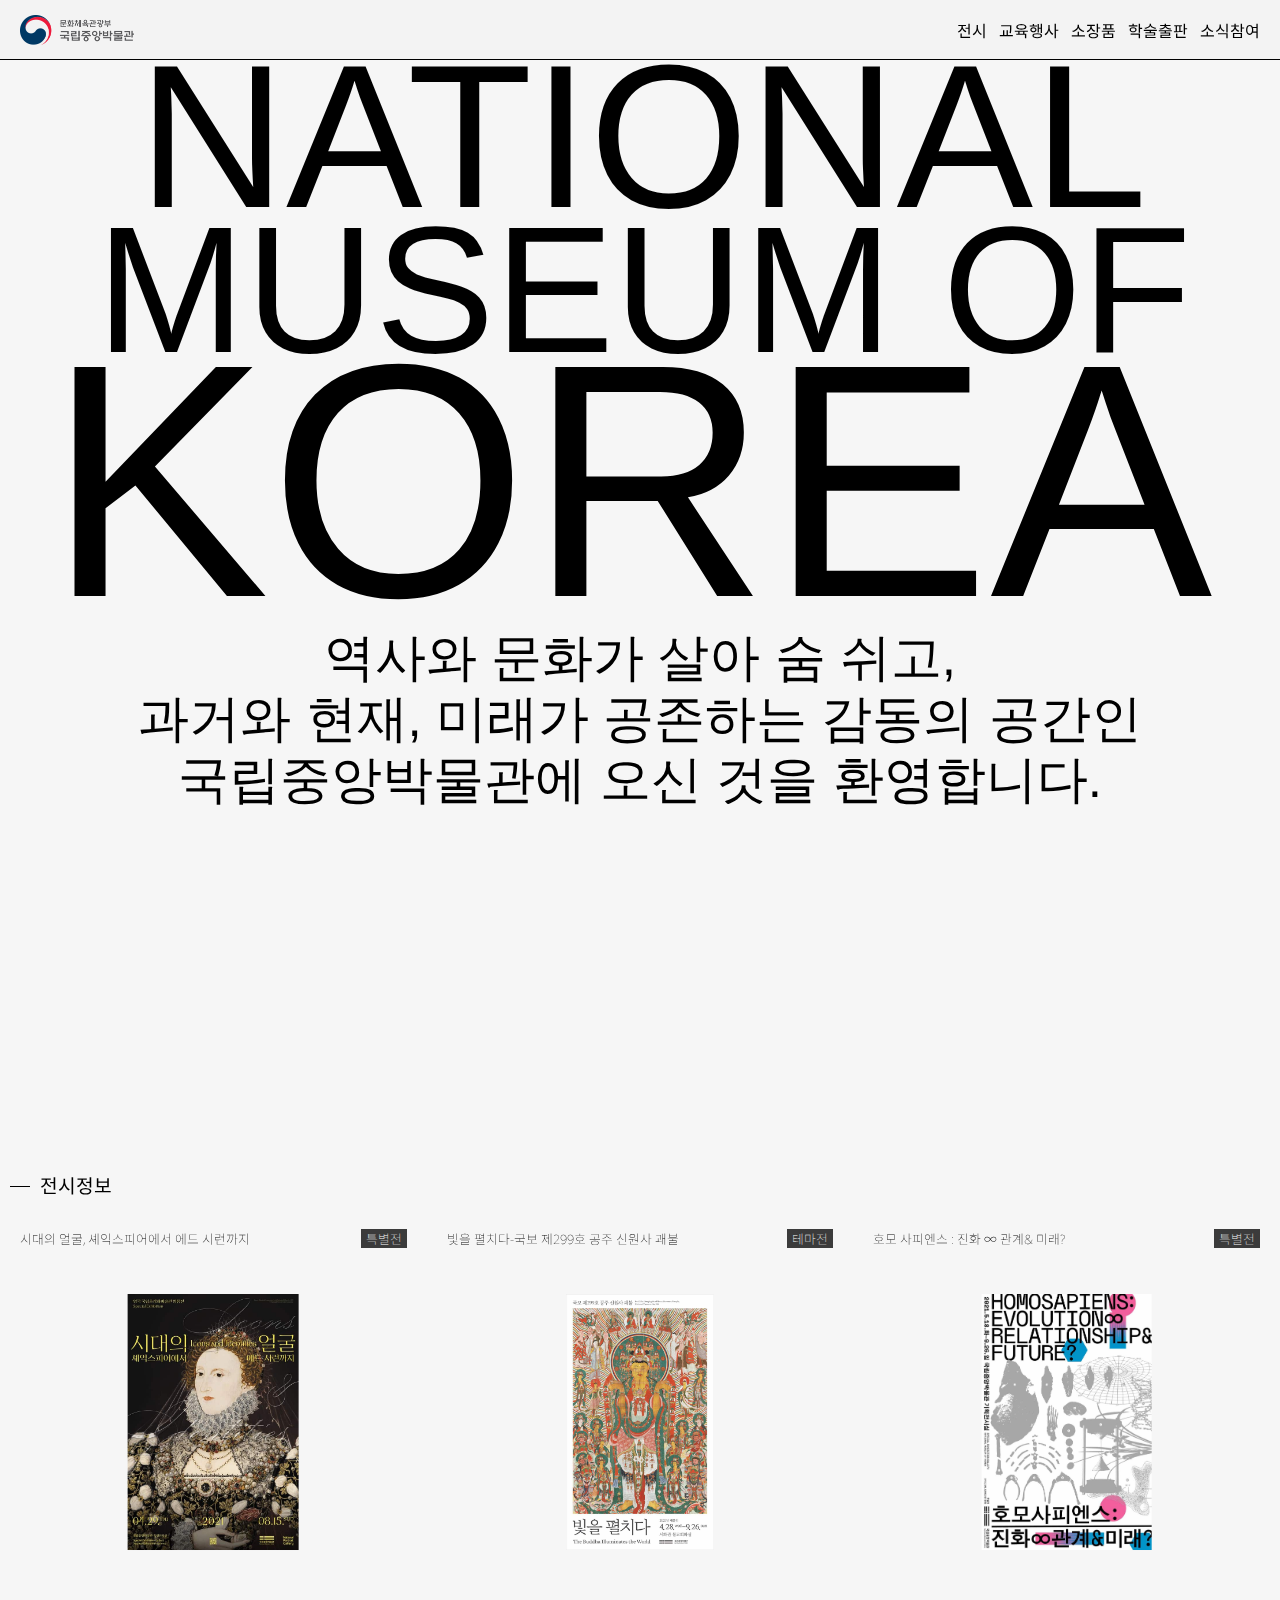
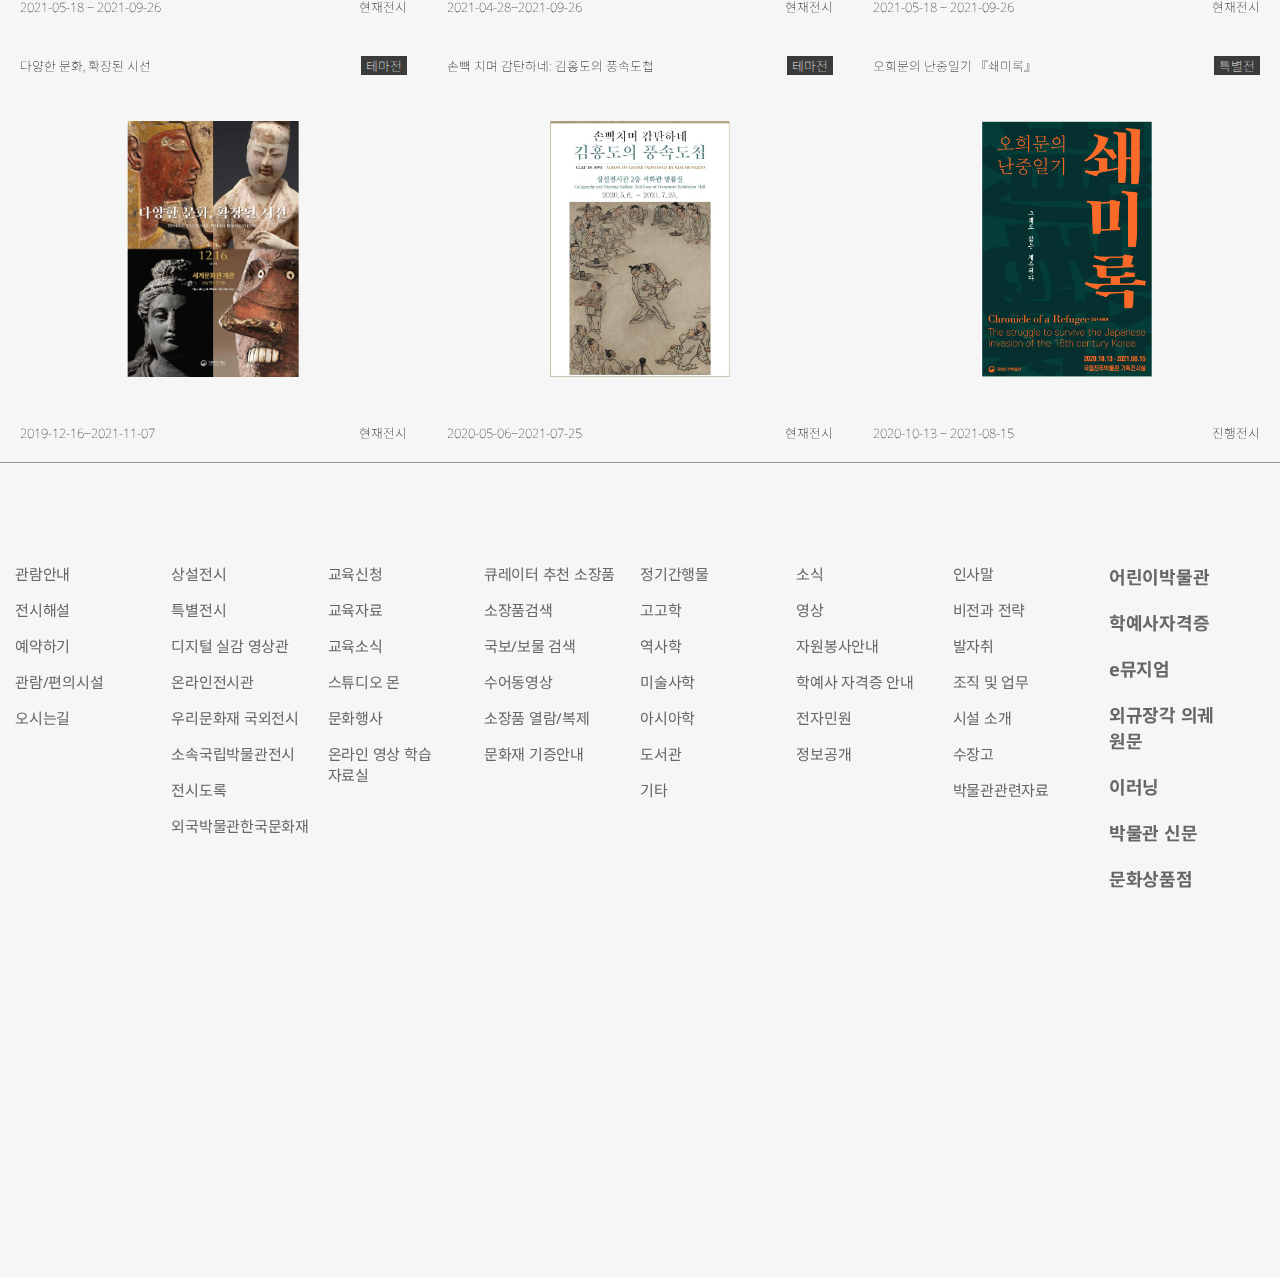
<file: sidepages/Museum/index.html>
<!DOCTYPE html>
<html lang="en">
<head>
    <meta charset="UTF-8">
    <meta http-equiv="X-UA-Compatible" content="IE=edge">
    <meta name="viewport" content="width=device-width, initial-scale=1.0">
    <title>국립중앙박물관 리뉴얼</title>
    <link rel="stylesheet" href="./css/main.css"/>
    <link rel="stylesheet" href="./css/colume.css"/>
    <link rel="preconnect" href="https://fonts.gstatic.com">
    <link href="https://fonts.googleapis.com/css2?family=Noto+Sans+KR:wght@200;300&family=Noto+Sans:wght@400;700&display=swap" rel="stylesheet">
    <link rel="stylesheet" href="https://fonts.googleapis.com/icon?family=Material+Icons">

    <script src="https://ajax.googleapis.com/ajax/libs/jquery/1.11.0/jquery.min.js"></script>
    <script src="./js/parallax.min.js"></script>
    
</head>
<body>
  <header>

    <a href="index.html"><img class="header_logo" src="./img/header_logo.png" alt="국립중앙박물관"/></a>
    <div class="mobileCover"></div>
    <ul>
      <li><a href="./index.html">전시<div class="header_border"></div></a></li>
      <li><a href="./edu.html">교육행사<div class="header_border"></div></a></li>
      <li><a href="./filter.html">소장품<div class="header_border"></div></a></li>
      <li><a href="./board.html">학술출판<div class="header_border"></div></a></li>
      <li><a href="./news.html">소식참여<div class="header_border"></div></a></li>
    </ul>
    <div id="border"></div>
    <div class="mobileButton">
      <span></span><span></span>
    </div>
    
</header>

<main id="wrap">
    <section id="main">
        <div class="text_section">
          <h4 class="text_section_parallex1">NATIONAL</h4>
          <h3 class="text_section_parallex2">MUSEUM OF</h3>
          <h2 class="text_section_parallex3">KOREA</h2>
          <p class="text_pa_1 text_parallex">역사와 문화가 살아 숨 쉬고,</p>
          <p class="text_pa_2 text_parallex">과거와 현재, 미래가 공존하는 감동의 공간인</p>
          <p class="text_pa_3 text_parallex">국립중앙박물관에 오신 것을 환영합니다.</p>
        </div>
        
        
        
    </section>
    <section class="section2">
      <div class="title"><div class="dash"></div>전시정보</div>

      <div class="grid">

        <div class="colume link_1">
          <img src="./img/board_1.jpg" alt="시대의얼굴" />
          <div class="inner first_inner">
            <h4>시대의 얼굴, 셰익스피어에서 에드 시런까지</h4>
            <span>2021-05-18 ~ 2021-09-26</span>
            <div>특별전</div>
            <div>현재전시</div>
          </div>
          <div class="inner second_inner">
            <h4>시대의 얼굴, 셰익스피어에서 에드 시런까지</h4>
            <span>상설전시관 특별전시실</span>
            <div class="special">특별전</div>
            <div>
              공유하기 <a href="#" class="material-icons icon_1">share</a>
            </div>
          </div>
        </div>

        <div class="colume link_2">
          <img src="./img/board_2.jpg" alt="신원사괘불" />
          <div class="inner first_inner">
            <h4>빛을 펼치다-국보 제299호 공주 신원사 괘불</h4>
            <span>2021-04-28~2021-09-26</span>
            <div>테마전</div>
            <div>현재전시</div>
          </div>
          <div class="inner second_inner">
            <h4>빛을 펼치다-국보 제299호 공주 신원사 괘불</h4>
            <span>서화관 불교회화실</span>
            <div class="special">테마전</div>
            <div>
              공유하기 <a href="#" class="material-icons">share</a>
            </div>
          </div>
        </div>

        <div class="colume link_3">
          <img src="./img/board_3.jpg" alt="호모사피엔스" />
          <div class="inner first_inner">
            <h4>호모 사피엔스 : 진화 ∞ 관계& 미래?</h4>
            <span>2021-05-18 ~ 2021-09-26</span>
            <div>특별전</div>
            <div>현재전시</div>
          </div>
          <div class="inner second_inner">
            <h4>호모 사피엔스 : 진화 ∞ 관계& 미래?</h4>
            <span>기획전시실</span>
            <div class="special">특별전</div>
            <div>
              공유하기 <a href="#" class="material-icons">share</a>
            </div>
          </div>
        </div>

        <div class="colume link_4">
          <img src="./img/board_4.jpg" alt="다양한문화, 확장된 시선" />
          <div class="inner first_inner">
            <h4>다양한 문화, 확장된 시선</h4>
            <span>2019-12-16~2021-11-07</span>
            <div>테마전</div>
            <div>현재전시</div>
          </div>
          <div class="inner second_inner">
            <h4>다양한 문화, 확장된 시선</h4>
            <span>세계문화관 상설전시관</span>
            <div class="special">테마전</div>
            <div>
              공유하기 <a href="#" class="material-icons">share</a>
            </div>
          </div>
        </div>

        <div class="colume link_5">
          <img src="./img/board_5.jpg" alt="김홍도의 풍속도첩" />
          <div class="inner first_inner">
            <h4>손뼉 치며 감탄하네: 김홍도의 풍속도첩</h4>
            <span>2020-05-06~2021-07-25</span>
            <div>테마전</div>
            <div>현재전시</div>
          </div>
          <div class="inner second_inner">
            <h4>손뼉 치며 감탄하네: 김홍도의 풍속도첩</h4>
            <span>상설관 서화실</span>
            <div class="special">테마전</div>
            <div>
              공유하기 <a href="#" class="material-icons"> share</a>
            </div>
          </div>
        </div>

        <div class="colume link_6">
          <img src="./img/board_6.jpg" alt="오희문의 난중일기" />
          <div class="inner first_inner">

            <h4>오희문의 난중일기 『쇄미록』</h4>
            <span>2020-10-13 ~ 2021-08-15</span>
            <div>특별전</div>
            <div>진행전시</div>
          </div>
          <div class="inner second_inner">
            <h4>오희문의 난중일기 『쇄미록』</h4>
            <span>기획전시실</span>
            <div class="special">특별전</div>
            <div>
              공유하기 <a href="#" class="material-icons">share</a>
            </div>
          </div>
        </div>


        <div class="grid_vertical v_1 sec2_v"></div>
        <div class="grid_vertical v_2 sec2_v"></div>
        <div class="grid_horizontal h_1 sec2_h"></div>
        <div class="grid_horizontal h_2 sec2_h"></div>
        <div class="grid_horizontal h_3 sec2_h"></div>
        <div class="grid_horizontal h_4 sec2_h"></div>
      </div>
    </section>

    <nav class="section3">
      <div class="info">
        <div class="info_wrap">
        <ul class="info_section">
          <li>관람안내</li>
          <li>전시해설</li>
          <li>예약하기</li>
          <li>관람/편의시설</li>
          <li>오시는길</li>
        </ul>
        <ul class="info_section">
          <li>상설전시</li>
          <li>특별전시</li>
          <li>디지털 실감 영상관</li>
          <li>온라인전시관</li>
          <li>우리문화재 국외전시</li>
          <li>소속국립박물관전시</li>
          <li>전시도록</li>
          <li>외국박물관한국문화재</li>
        </ul>
        <ul class="info_section">
          <li>교육신청</li>
          <li>교육자료</li>
          <li>교육소식</li>
          <li>스튜디오 몬</li>
          <li>문화행사</li>
          <li>온라인 영상 학습 자료실</li>
        </ul>
        <ul class="info_section">
          <li>큐레이터 추천 소장품</li>
          <li>소장품검색</li>
          <li>국보/보물 검색</li>
          <li>수어동영상</li>
          <li>소장품 열람/복제</li>
          <li>문화재 기증안내</li>
        </ul>
      </div>

      <div class="info_wrap">
        <ul class="info_section">
          <li>정기간행물</li>
          <li>고고학</li>
          <li>역사학</li>
          <li>미술사학</li>
          <li>아시아학</li>
          <li>도서관</li>
          <li>기타</li>
        </ul>
        <ul class="info_section">
          <li>소식</li>
          <li>영상</li>
          <li>자원봉사안내</li>
          <li>학예사 자격증 안내</li>
          <li>전자민원</li>
          <li>정보공개</li>
        </ul>
        <ul class="info_section">
          <li>인사말</li>
          <li>비전과 전략</li>
          <li>발자취</li>
          <li>조직 및 업무</li>
          <li>시설 소개</li>
          <li>수장고</li>
          <li>박물관관련자료</li>
        </ul>
        <ul class="info_border">
          <li><div class="info_line"></div>어린이박물관</li>
          <li><div class="info_line"></div>학예사자격증</li>
          <li><div class="info_line"></div>e뮤지엄</li>
          <li><div class="info_line"></div>외규장각 의궤 원문</li>
          <li><div class="info_line"></div>이러닝</li>
          <li><div class="info_line"></div>박물관 신문</li>
          <li><div class="info_line"></div>문화상품점</li>
        </ul>
      </div>
      </div>
    </nav>

    <footer>
      <div class="footer sec1">
        <div class="sec1_info1">
          <h4>문화유산표준관리시스템</h4>
          <h4>VCM 가상명품박물관</h4>
          <h4>청년멘토</h4>
        </div>
        <div class="sec1_info2">
          <h4>개인정보처리방침</h4>
          <span>이용약관</span>
          <span>전자민원</span>
          <span>공공데이터개방</span>
          <span>저작권정책</span>
          <span>클린신고센터</span>
          <span>찾아오시는길</span>
        </div>
      </div>
    
      <div class="footer sec3">
        <span>04383 서울시 용산구 서빙고로 137(용산동6가 168-6)<br>
          대표전화 02-2077-9000</span>
        
        <div class="sns_link">
          <div class="border"><a href="#">FACEBOOK</a></div>
          <div class="border"><a href="#">INSTAGRAM</a></div>
          <div class="border"><a href="#">YOUTUBE</a></div>
        </div>
      </div>
      <div class="footer sec2">
        <div class="modal_box">
          <div class="modal">
            <span>관련사이트 바로가기
              <span class="material-icons">expand_less</span>
            </span>
            <div class="modal_table">
              <ul>
                <li>국립박물관 문화재단</li>
                <li>국립중앙박물관회</li>
                <li>사단법인 한국박물관협회</li>
              </ul>
            </div>
          </div>
          <div class="modal">
            <span>소속박물관 바로가기
              <span class="material-icons">expand_less</span>
            </span>
            <div class="modal_table">
              <ul>
                <li>국립경주박물관</li>
                <li>국립전주박물관</li>
                <li>국립대구박물관</li>
                <li>국립광주박물관</li>
                <li>국립부여박물관</li>
                <li>국립공주박물관</li>
                <li>국립진주박물관</li>
                <li>국립청주박물관</li>
                <li>국립김해박물관</li>
              </ul>
            </div>
          </div>
          <div class="modal">
            <span>가이드북 다운로드
              <span class="material-icons">expand_less</span>
            </span>
            <div class="modal_table">
              <ul>
                <li>한국어(PDF)</li>
                <li>English(PDF)</li>
                <li>中文(PDF)</li>
                <li>日本語(PDF)</li>
                <li>Русский(PDF)</li>
                <li>Français(PDF)</li>
                <li>박물관 야외정원 안내</li>
                <li>프로그램(5월~7월)</li>
              </ul>
            </div>
          </div>
        </div>
        <h4>© National Museum of Korea.</h4>
      </div>
      <div class="grid_vertical v_1 footer_v"></div>
      <div class="grid_vertical v_2 footer_v"></div>
      <div class="grid_horizontal h_1 footer_h"></div>
      <div class="grid_horizontal h_2 footer_h"></div>
      <div class="grid_horizontal h_3 footer_h"></div>
    
    </footer>
</main>    
<div class="item_cover" id="item_cover1">
  <div class="item_button item_button2">
    <span></span>
    <span></span>
  </div>

  <div class="item_img_cover">
    <img src="./img/board_1.jpg" alt="시대의 얼굴, 셰익스피어에서 에드 시런까지"/>
  </div>
  <div class="item_second">
    <div class="item_info">
      <h1>시대의 얼굴, 셰익스피어에서 에드 시런까지</h1>
      <div class="item_synopsis">
        <h3>
          전시 개요
        </h3>
      </div>
      <span class="info_script">우리는 ‘76명의 삶’과 그들을 그린 ‘초상화’라는 예술 장르에 대해서 이야기하려 합니다. 
        초상화를 본다는 것은 ‘그림 속 인물을 바라보는’ 시각적인 경험인 동시에  ‘그림 속 인물과 만나는’ 심리적인 경험이기도 합니다. 초상화는 낯설지만 공감하기 쉬우며 단순하지만 복잡한 의미를 가진 그림입니다.
        <br><br>
        바로 우리, 인간의 모습을 닮았기 때문이죠.
        <br>
        <br>
        
        이번 전시는 영국 국립초상화미술관이 간직해 온 세계적인 컬렉션을 처음으로 소개하는
        전시로 500여 년의 시간을 넘나들며 세계 역사와 문화를 빛낸 인물들의 초상화를 한 자리에서 볼 수 있는 흔치 않은 기회입니다.
        <br><br>
        전시를 구성하는 다섯 개의 주제, ‘명성’, ‘권력’, ‘사랑과 상실’, ‘혁신’, ‘정체성과 자화상’은 초상화가 가진 다양한 의미를 자세히 살펴볼 수 있도록 이끌어 줄 것입니다. 
        <br><br>
        무엇보다 이번 전시를 보는 즐거움은 셰익스피어, 엘리자베스 1세, 아이작 뉴턴, 비틀스, 에드 시런에 이르기까지 영국과 세계의 역사를 빛낸 인물들을 만나고 대화를 나눌 수 있다는 데에 있을 것입니다.
        <br><br>
        전시를 보는 동안 그림 속 인물과 눈을 맞추고 그의 인생을 떠올려 보세요.
        그리고 그 사람의 눈빛과 표정을 담아 가실 수 있다면 좋겠습니다.
      </span>
    </div>
  </div>
</div>

<div class="item_cover" id="item_cover2">
  <div class="item_button item_button2">
    <span></span>
    <span></span>
  </div>
  <div class="item_img_cover">
    <img src="./img/board_2.jpg" alt="빛을 펼치다-국보 제299호 공주 신원사 괘불"/>
  </div>
  <div class="item_second">
    <div class="item_info">
      <h1>빛을 펼치다-국보 제299호 공주 신원사 괘불</h1>
      <div class="item_synopsis">
        <h3>
          전시 개요
        </h3>
      </div>
      <span class="info_script">
        국립중앙박물관은 2021년 부처님 오신 날을 기념하여 열여섯 번째 괘불전 ‘빛을 펼치다-공주 신원사 괘불’을 개최합니다.
        <br/><br/>
        지금으로부터 350여 년 전인 1664년, 나라의 명산으로 이름 높은 계룡산 신원사에서 10미터 높이의 괘불掛佛이 완성되었습니다. 부처의 가르침을 듣고자 보살과 천인이 영취산靈鷲山에 모여들었듯, 거대한 괘불을 보기 위해 사찰 마당에 수많은 사람들이 모여들었을 것입니다.
        <br/><br/>옛 사람들이 한데 모여 마주했던 대형 괘불이 국립중앙박물관 불교회화실에 펼쳐집니다. 오색으로 한껏 찬란함과 광명光明을 뽐내는 부처와, 부처가 펼쳐내는 빛 속에 모여드는 여러 무리들, 그리고 곳곳에 숨겨진 아름다움 색채와 선의 향연을 국립중앙박물관에서 만나보시기 바랍니다
      </span>
    </div>
  </div>
</div>

<div class="item_cover" id="item_cover3">
  <div class="item_button item_button2">
    <span></span>
    <span></span>
  </div>
  <div class="item_img_cover">
    <img src="./img/board_3.jpg" alt="호모 사피엔스 : 진화∞ 관계& 미래?"/>
  </div>
  <div class="item_second">
    <div class="item_info">
      <h1>호모 사피엔스 : 진화∞ 관계& 미래?</h1>
      <div class="item_synopsis">
        <h3>
          전시 개요
        </h3>
      </div>
      <span class="info_script">
        최근 전 지구적 규모의 코로나 팬데믹을 계기로 우리 자신에 대한 관심이 그 어느 때보다 높아져 있습니다. 700만 년 전 초원을 걷기 시작했던 우리가 이제 신에 비견될 만큼 전능한 존재로 거듭났다고
        말하기도 합니다. 그러나 코로나 팬데믹은 대자연 앞에서 우리 인간이 여전히 미약한 존재임을 확인시켜 주었습니다.
        <br /><br />
        이번 특별전시는 700만 년이라는 긴 인류 진화의 여정을 한 눈에 조망할 수 있는 전시입니다. 진화적 관점에서 본 인간 존재의 의미와 진화 과정에서 맺어 온 다양한 생물종과의 관계를 화석 자료, 고고
        자료 등 700여 점의 전시품과 영상으로 풀어냈습니다.
        <br /><br />
        전시는 &#60;프롤로그: 진화를 이해하는 방식&#62;, &#60;제1부 진화&#62;, &#60;제2부 지혜로운 인간, 호모 사피엔스&#62;, &#60;에필로그: 호모 사피엔스의 미래&#62;로 구성하였습니다. 전 세계적인 코로나 팬데믹 사태를 맞이하여
                현재의 호모 사피엔스는 과거 어느 때보다도 미래에 대한 고민과 성찰이 필요합니다. 이번 전시가 그러한 계기가 되기를 기대합니다.
      </span>
    </div>
  </div>
</div>

<div class="item_cover" id="item_cover4">
  <div class="item_button item_button2">
    <span></span>
    <span></span>
  </div>
  <div class="item_img_cover">
    <img src="./img/board_4.jpg" alt="이집트-삶, 죽음, 부활의 이야기"/>
  </div>
  <div class="item_second">
    <div class="item_info">
      <h1>이집트-삶, 죽음, 부활의 이야기</h1>
      <div class="item_synopsis">
        <h3>
          전시 개요
        </h3>
      </div>
      <span class="info_script">
        아시아에서 세계로 시선을 확장해<br/>
더욱 다양한 문화를 선보이기 위해<br/>
국립중앙박물관 아시아관이 "세계문화관"으로 거듭납니다.<br/>
<br/><br/>
새롭게 신설되는 이집트실은 미국 브루클린박물관에서 오는 미라와 관, 석상과 부장품 등 94점을 2년간 선보입니다. 서양문명의 기원이 되었던 찬란한 이집트 문화유산을 통해 영원한 삶을 꿈꾸었던 고대 이집트인들의 염원과 생활상을 생생히 느껴보시기 바랍니다.
<br/><br/>
중앙아시아실, 인도동남아시아실, 중국실은 전면개편으로 완전히 새로운 모습으로 다시 선보입니다.
중앙아시아실에서는 타클라마칸 사막의 남단과 북단을 지나는 서역남도와 서역북도를 통해 인도, 서아시아, 중국 간의 교류가 활발하게 이루어졌던 지역에서 수집된 문화재를 선보입니다. ‘서역남도’의 로프노르·누란 출토품과 ‘서역북도’ 투루판의 대표 유적인 아스타나 무덤 출토품을 소개합니다.
인도동남아시아실에서는  인간을 닮은 간다라 불상과 힌두교 신상을 전시하고, 후반부에는 온화함과 생명력이 조화를 이룬 크메르 조각을 중심으로 동남아시아 미술을 소개합니다.
      </span>
    </div>
  </div>
</div>

<div class="item_cover" id="item_cover5">
  <div class="item_button item_button2">
    <span></span>
    <span></span>
  </div>
  <div class="item_img_cover">
    <img src="./img/board_5.jpg" alt="손뼉 치며 감탄하네: 김홍도의 풍속도첩"/>
  </div>
  <div class="item_second">
    <div class="item_info">
      <h1>손뼉 치며 감탄하네: 김홍도의 풍속도첩</h1>
      <div class="item_synopsis">
        <h3>
          전시 개요
        </h3>
      </div>
      <span class="info_script">
        《단원풍속도첩檀園風俗圖帖》은 김홍도金弘道(1745~1806 이후)의 대표작으로, 〈씨름〉, 〈무동〉, 〈서당〉 등은 지금까지도 많은 사랑을 받고 있습니다. 그림을 보고 있으면 치열한 씨름판의 열기를 느낄 수 있고, 흥겨운 연주에 맞춘 무동의 춤사위에 어깨가 들썩입니다. 김홍도의 스승인 강세황姜世晃(1713~1791)이 “김홍도는 사람들이 날마다 하는 수천 가지의 일과 여러 모습을 옮겨 그리길 잘했으니, 한번 붓을 대면 사람들이 다들 손뼉을 치면서 신기하다고 외치지 않는 사람이 없다.”고 할 정도로 그의 그림은 감탄을 자아냈고 열띤 호응을 얻었습니다. 올 한해 조선 후기 다채로운 삶의 장면들을 만나면서 풍속화를 재미있게 즐겨보시기 바랍니다.
      </span>
    </div>
  </div>
</div>

<div class="item_cover" id="item_cover6">
  <div class="item_button item_button2">
    <span></span>
    <span></span>
  </div>
  <div class="item_img_cover">
    <img src="./img/board_6.jpg" alt="쇄미록, 그래도 삶은 계속된다"/>
  </div>
  <div class="item_second">
    <div class="item_info">
      <h1>『쇄미록』 - 그래도 삶은 계속된다</h1>
      <div class="item_synopsis">
        <h3>
          전시 개요
        </h3>
      </div>
      <span class="info_script">
        420여 년 전, 조선시대 한 가장의 일기가 있습니다. 임진왜란으로 온 가족이 흩어졌다가 다시 만나 9년 3개월 동안 떠돌며 쓴 일기가
        <br/><br/>오늘날 『쇄미록』으로 전해집니다.<br/><br/>
        전쟁으로 삶의 터전이었던 한양에 돌아가지 못하고 곤궁한 삶을 연명했던<br/><br/>
        오희문의 일상은 코로나19로 힘든 나날을 보내고 있는 우리의 지금과 닮아있습니다.<br/><br/>
        임진왜란 시기 ‘보잘것없이 떠도는 양반의 기록’ 속으로 여행을 떠나봅시다.
      </span>
    </div>
  </div>
</div>






<script src="./js/main.js" defer></script>
<script src="./js/jquery.js" defer></script>
<script src="./js/index.js" defer></script>
</body>
</html>
</file>
<file: sidepages/Museum/css/main.css>
@font-face {
    font-family: -apple-system, BlinkMacSystemFont, 'Segoe UI', Roboto, Oxygen, Ubuntu, Cantarell, 'Open Sans', 'Helvetica Neue', sans-serif;
    src: url(./font/AppleSDGothicNeoM.ttf);
  }
*{
    margin: 0;
    padding: 0;
}
body {
    background-color: #f6f6f6;
    margin: 0;
    font-family: 'Noto Sans', 'Noto Sans KR', sans-serif;
}
a{
    text-decoration: none;
    color: #000;
}
header{
    height: 60px;
    position: fixed;
    z-index: 1;
    display: flex;
    width: 100%;
    background-color: rgba(243, 243, 243, 0.9);
}
header #border{
    width: 0;
    border-bottom: 1px solid;
    bottom: 0;
    position: absolute;
    /*transition:cubic-bezier(0.18, 1.04, 0.82, 1.01) 2s all;*/
    transition: ease 2s all;
}
header .header_logo{
    top: 50%;
    left: 20px;
    position: absolute;
    transform: translateY(-50%);
    height: 50%;
}
header ul{
    display: flex;
    text-decoration: none;
    list-style: none;
    top: 50%;
    right: 20px;
    position: absolute;
    transform: translateY(-50%);
}
header ul li{
    cursor: pointer;
    text-decoration: none;
    margin-left: 12px;
    position: relative;
}
header ul li a{
    position: relative;
}

header ul li:hover .header_border{
    width: 100%;
}

.header_border{
    border-bottom: 1px solid #464646;
    position: absolute;
    left: 50%;
    bottom: -2px;
    transform: translateX(-50%);
    width: 00%;
    transition: ease all 0.2s;
}

#wrap {
    width: 100%;
}

#main {
    font-family: -apple-system, BlinkMacSystemFont, 'Segoe UI', Roboto, Oxygen, Ubuntu, Cantarell, 'Open Sans', 'Helvetica Neue', sans-serif;
    min-height: 60vh;
    display: block;
    align-items: center;
    justify-content: center;
    position: relative;
}

.text_section *{
    top: 500px;
    opacity: 00;

}
.text_section h4{
    font-size: 16vw;
    position: relative;
    font-weight: 500;
    left: 0.2%;    
}
.text_section h3{
    font-size: 14vw;
    font-weight: 500;
    left: 0.3vw;
    position: relative;
    margin-top: 0.7vw;
}
.text_section h2{
    left: -0.8%;
    font-weight: 500;
    padding-bottom: 20px;
    font-size: 26vw;
    position: relative;
}

.text_section_parallex1{
    
    transition: all ease 1s;
}
.text_section_parallex2{
    
    transition: all ease 1.3s;
}
.text_section_parallex3{

    transition: all ease 1.6s;
}
.text_section{
    z-index: -1;
    transition: all ease 0.2s;
    position: relative;
    margin-top: 60px;
    font-weight: bold;
    font-size: 8vw;
    line-height: 0.75;
    display: flex;
    flex-direction: column;
    align-items: center;
}

.text_parallex{
    line-height: 1.2;

    z-index: -1;
    color: #000;
    position: relative;
    font-size: 4vw;
    opacity: 1;
    font-weight: 100;
}
.text_pa_1{
    transition: all ease 1.9s;
}
.text_pa_2{
    transition: all ease 2.1s;
}
.text_pa_3{ 
    transition: all ease 2.4s;
}
.text_section1 div{
    position: absolute;
}
.section2{
    margin-top: 40vh;
}

.title{
    font-size: 1.5vw;
    display: flex;
    position: relative;
    margin-bottom: 10px;
}
.title .dash{
    position: relative;
    width: 20px;
    background-color: #000;
    height: 1px;
    top: 2px;
    bottom: 0;
    margin: auto 10px;
}
.grid{
    display: block;
    position: relative;
    padding-bottom: calc(100% / 3 *2);
}
.grid_vertical{
    top: 0;
    position: absolute;
    width: 1px;
    background-color: #000;

    height: 0;
}
.v_1{
    left: calc(100% / 3);
    transition: height 1.5s cubic-bezier(.4,0,0,1);
}
.v_2{
    right: calc(100% / 3);
    transition: height 3s cubic-bezier(.4,0,0,1);
}
.grid_horizontal{
    display: block;
    position: absolute;
    height: 1px;
    background: #000;
    width: 0%;
    
}
.h_1{
    top: 0;
    transition: width 1.5s cubic-bezier(.4,0,0,1);
}
.h_2{
    margin-top: calc(100% / 3);
    transition: width 3s cubic-bezier(.4,0,0,1);
}
.h_3{
    margin-top: calc(100% / 3 *2);
    transition: width 4.5s cubic-bezier(.4,0,0,1);
}
.h_4{
    margin-top: calc(100% / (2/3) );
    transition: width 5.5s cubic-bezier(.4,0,0,1);
    display: none;
}
.colume{
    opacity: 1;
    position: relative;
    width: calc(100%/3);
    padding-bottom: calc(100%/3);
    box-sizing: border-box;
    align-items: center;
    justify-content: center;
    font-size: 3em;
    border-right: 0;
    transition: all 0.5s ease;
    
    cursor: pointer;
    float: left;
    overflow: hidden;
}
.colume .inner{
    left: 20px;
    top: 20px;
    position: absolute;
    right: 20px;
    bottom: 20px;
    transition: .5s cubic-bezier(.4,0,0,1);
    
}
.colume .inner h4{
    font-size: 1vw;
    font-weight: 100;
}
.colume .inner p{
    font-size: 1vw;
    font-weight: 100;
    bottom: 0;
    display: flex;
}
.colume .inner span{
    font-size: 1vw;
    position: absolute;
    bottom: 0;
    text-decoration: none;
    font-weight: 100;
}
.colume .inner > div:first-of-type{
    font-size: 1vw;
    position: absolute;
    right: 0;
    top: 0;
    background-color:  rgb(59, 59, 59);
    color: #fff;
    padding: 0 5px;
}
.colume .inner > div:last-child{
    position: absolute;
    right: 0;
    text-align: right;
    bottom: 0;
    font-weight: 100;
    font-size: 1vw;
}

.swiper-container{
    display: none;
    margin: 0 auto;
    width: 100%;
    height: 50%;
    top: 50%;
    left: 50%;
    transform: translate(-50%,-50%);
}
#main .swiper-slide {
    position: relative;
    opacity: .5;
    transition: opacity 1s;
  }
#main .swiper-slide-active {
    opacity: 1;
    left: 100%;
    transform: translateX(-50%);
}
#main .swiper-slide img{
    height: 100%;
}
.main_bg{
    display: none;
    width: 20%;
    right: 50px;
    bottom: 50px;
}

.first_inner{
    opacity: 1;
}
.second_inner{
    opacity: 0;
}
.first_inner img{
    height: 70%;
    position: absolute;
    top: 50%;
    left: 50%;
    transform: translate(-50%,-50%);
}
.second_inner img{
    height: 60%;
    position: absolute;
    top: 50%;
    left: 50%;
    transform: translate(-50%,-50%);
    transition: .5s cubic-bezier(.4,0,0,1);
}
.second_inner a{
    font-weight: 100;
    font-size: 1vw;
    text-decoration: none;
    color: #fff;
}
.colume div{
    font-weight: 100;
}
.colume:hover .first_inner{
    opacity: 0;
}
.colume:hover .second_inner{
    opacity: 1;
    color: #fff;
}
.colume:hover{
    background-color: rgb(153, 153, 153);
}
.special{
    background-color: #f6f6f6;
    color: #000;
}
.icon_cover{
    height: 100%;
    position: relative;
    display: inline-block;
    bottom: 0;
}


/* ------------------------------- section3 */

.section3{
    max-width: 1440px;
    padding: 10vh 0px;
    margin: 0 auto;
    border-top: 1px solid #949494;
}
.section3 .info{
    display: flex;
}
.section3 .info .info_wrap{
    position: relative;
    display: flex;
    width: 50%;
    margin: 10px 0;
}
.section3 .info ul{
    float: left;
    width: calc(100%/4);
    word-break: keep-all;
}

.section3 .info .info_section li{
    display: inline-block;
    width: 90%;
    margin-bottom: 15px;
    letter-spacing: -0.25px;
    color: #666;
    position: relative;
    font-size: 15px;
    cursor: pointer;

}
.section3 .info{
    padding: 0 15px;    
}
.section3 .info .info_border li{
    display: inline-block;
    width: 90%;
    padding-bottom: 20px;
    letter-spacing: -0.25px;
    color: #666;
    position: relative;
    font-size: 18px;
    font-weight: bold;
    cursor: pointer;

    
}
.info_border li:hover .info_line{
    width: 14px;
}
.info_border div{
    width: 0px;
    height: 2px;
    background-color: #666;
    display: inline-block;
    transition: ease all 0.2s;
}





/*-------------------------- Footer */
footer{
    display: flex;
    position: relative;
    width: 100%;

}
.footer{
    transition: opacity ease 3s;
    opacity: 0;
    max-height: calc(100vw / 5);
    padding: 30px;
    width: calc(100%/3);
    line-height: 2;
    font-size: 16px;
    position: relative;
}
footer .sec1 div{
    display: inline-grid; 

}
.sec1_info1 h4{
    cursor: pointer;
    margin-bottom: 10px;
}
.sec1_info2{
    position: relative;

    float: right;
}
.sec1_info2 h4{
    cursor: pointer;
}
.sec1_info2 span{
    cursor: pointer;
    display: block;
    text-align: right;

}
.modal_box .modal{
    position: relative;
    font-size: 16px;
    padding: 2% 0;
    border-bottom: 1px solid #000;
    display: block;
    width: 100%;
    text-align: center;
    cursor: pointer;
}
.modal_box .modal:first-child span{
    padding-top: 0;
}
.modal_box .modal .material-icons {
    position: absolute;
    font-size: 30px;
    
    transition: ease all 0.2s;
}
.modal_box .modal:hover .material-icons{
    transform: rotate(-90deg);   
    
}
.modal_table{
    position: absolute;
    background-color: #999;
    width: 230px;
    bottom: 2px;
    left: 50%;
    transform: translateX(-50%);
    z-index: 1;
}
.modal_table ul{
    width: 100%;
    box-sizing: border-box;
    position: absolute;
    bottom: 48px;
    left: 0;
    text-align: center;
    background: rgba(239, 239, 239, 0.8);
    overflow: hidden;
    height: 0;
    padding: 0px 0;
    transition: ease 0.1s all;
    z-index: 1;
}

.modal:hover .modal_table ul{
    height: auto;
    padding: 35px 0;
}


.modal_table ul li{
    text-decoration: none;
    list-style: none;
}
.modal_table ul li:hover{
    text-decoration: underline;
}
footer .sec2 h4{
    width: 100%;
    left: 50%;
    position: absolute;
    bottom: 10px;
    transform: translateX(-50%);
    text-align: center;
}
footer .sec3{
    text-align: right;
}
footer .sec3 span{
    font-size: 16px;
}
footer .sec3 a{
    display: block;
    text-decoration: none;
    color: #001c62;
    font-size: 18px;
    bottom: 0;
    transition: ease 0.2s all;
}
footer .sec3 .sns_link{
    padding-top: 10px;

    
}
footer .sec3 a:hover{
    margin-right: 10px;
}

.mobileButton{
    width: 40px;
    height: 40px;
    top: 50%;
    right: 20px;
    position: absolute;
    transform: translateY(-50%);
    display: none;
}
.mobileButton span{
    width: 100%;
    height: 2px;
    background-color: #000;
    position: absolute;
    transform: translateY(-50%);
    transition: ease all 0.2s;
}
.mobileButton span:nth-child(1){
    top: 30%;
}
.mobileButton span:nth-child(2){
    top: 70%;
}
.mobileButton .buttonOn:nth-child(1){
    transform: translateY(-50%) rotate(45deg);
    top: 50%;
}
.mobileButton .buttonOn:nth-child(2){
    transform: translateY(-50%) rotate(-45deg);
    top: 50%;
}
.mobileCover{
    background-color: #fff;
    opacity: 00;
    z-index: -1;
    width: 100%;
    height: 100%;
    position: fixed;
    transition: ease all 0.3s;
    display: none;
}
@media (max-width: 960px) {
    footer{
        display: block;
    }
    .footer{
        width: calc(100% - 60px);
        max-height: none;
        height: 240px;
    }
    .footer_v{
        display: none;
    }
    .footer_h{
        top: 0;
    
    }
    .sec1_info2{
        right: 0;
    }
    .modal_box .modal{
        padding: 8px 0;
    }
    footer .sec2 h4{
        bottom: auto;
        padding-top: 10px;
    }
    footer .h_2{
        margin-top: 300px;
    }
    footer .h_3{
        margin-top: 600px;
    }
    .section3 .info .info_border li{
        padding-bottom: 10px;
        font-size: 14px;
    }
    .section3 .info .info_section li{
        margin-bottom: 10px;
        font-size: 14px;
    }
    .grid{
        padding-bottom: calc(100% / 2 *3);
    }
    .colume{
        width: calc(100%/2);
        padding-bottom: calc(100%/2);
    }

    .v_1{
        left: 50%;
    }
    .v_2{
        display: none;
    }
    .h_2{
        margin-top: calc(100% / 2);
    }
    .h_3{
        margin-top: calc(100% / 2 *2);
    }
    .h_4{
        display: block;
    }
    .mobileButton{
        display: block;
    }
    header ul{
        transition: ease opacity 0.3s;
        opacity: 0;
        z-index: -1;
        text-decoration: none;
        list-style: none;
        top: 50%;
        left: 50%;
        position: fixed;
        transform: translate(-50%, -50%);
        flex-direction: column;
        display: none;
    }
    header ul li{
        line-height: 2;
        font-size: 8vw;
        text-align: center;
        font-weight: 600;
    }
    .mobileCover{
        opacity: 0;
        z-index: -1;
    }
}
</file>
<file: sidepages/Museum/css/colume.css>
/* Item Section */
.item_cover {
    position: fixed;
    top: 0;
    bottom: 0;
    left: 0;
    right: 0;
    z-index: -1;
    background-color: #f6f6ed;
    padding: 90px 90px;
    opacity: 0;
    display: flex;
    transition: opacity ease 0.5s;
}

.item_cover>div {
    position: relative;
    display: inline-block;
}

.item_img_cover {
    height: 100%;
    width: 50%;
    padding-right: 10px;
}

.item_img_cover img {
    max-width: 100%;
    max-height: 1000px;
    display: block;
    margin: 0 auto;
    top: 50%;
    position: relative;
    transform: translateY(-50%);
}
.section2 .colume img{
    height: 60%;
    position: absolute;
    top: 50%;
    left: 50%;
    transform: translate(-50%,-50%);
    transition: ease all 0.3s;
}
.section2 .colume:hover img{
    height: 70%;
}

.item_second {
    width: 50%;
    display: inline-block;
    position: relative;
    padding-left: 10px;
}

.item_second .item_info {
    position: relative;
    top: 50%;
    transform: translateY(-50%);
}

.item_button2 {
    width: 50px;
    height: 50px;
    position: absolute !important;
    top: 90px;
    right: 90px;
    overflow: hidden;
    cursor: pointer;
    z-index: 1;
}

.item_button2 span {
    position: absolute;
    width: 100%;
    height: 1px;
    top: 50%;
    background-color: #737373;
}

.item_button2 span:nth-child(1) {
    transform: rotate(45deg);
}

.item_button2 span:nth-child(2) {
    transform: rotate(-45deg);
}

.item_info h1 {
    margin-bottom: 20px;
}

.item_synopsis {
    margin-bottom: 40px;
}

.item_synopsis h3 {
    line-height: 1.5;
    margin-bottom: 10px;
}

.other {
    z-index: 0;
    position: absolute;
    top: 0;
    bottom: 0;
    left: 0;
    right: 0;
    background-color: salmon;
}


@media only screen and (max-width: 1120px) {
    .section3 .info{
        display: block;
    }
    .section3 .info .info_wrap{
        position: relative;
        display: block;
        width: 100%;
        display: flex;
    }
    .section3 .info ul{
        text-align: center;
    }

    .item_cover {
        display: flex;
        flex-direction: column;
        justify-content: center;
        padding: 10% 5%;
        
    }

    .item_img_cover {
        height: 40%;
        width: 100%;
        padding: 0;
        margin-bottom: 20px;
    }

    .item_img_cover img {
        height: 100%;
    }

    .item_second {
        width: 100%;
    }

    .item_second .item_info {
        top: 0;
        transform: none;
        font-size: 1.5vw;
    }

    .item_info h1 {
        text-align: center;
    }

    .item_button2 {
        top: 20px;
        right: 20px;
    }

    .item_second {
        padding: 0;
    }

    .item_synopsis {
        margin-bottom: 20px;
    }
}
</file>
